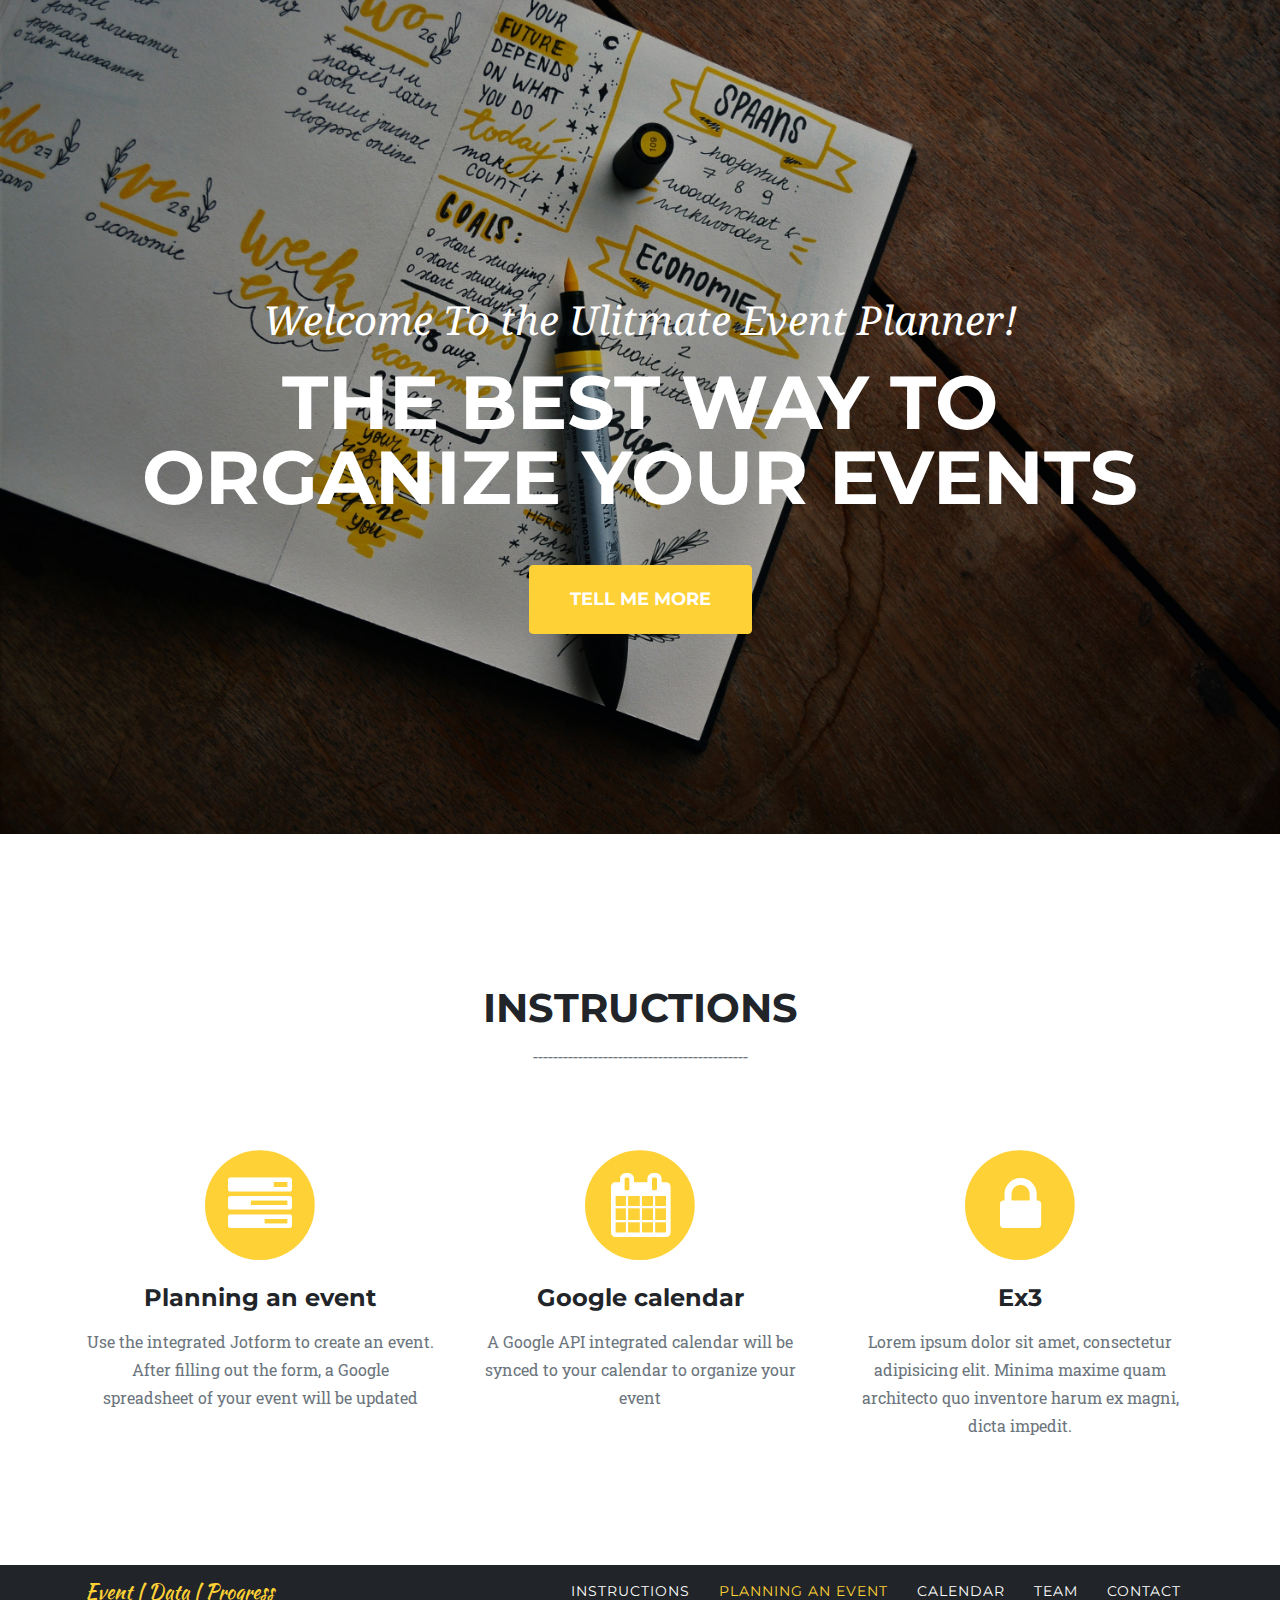
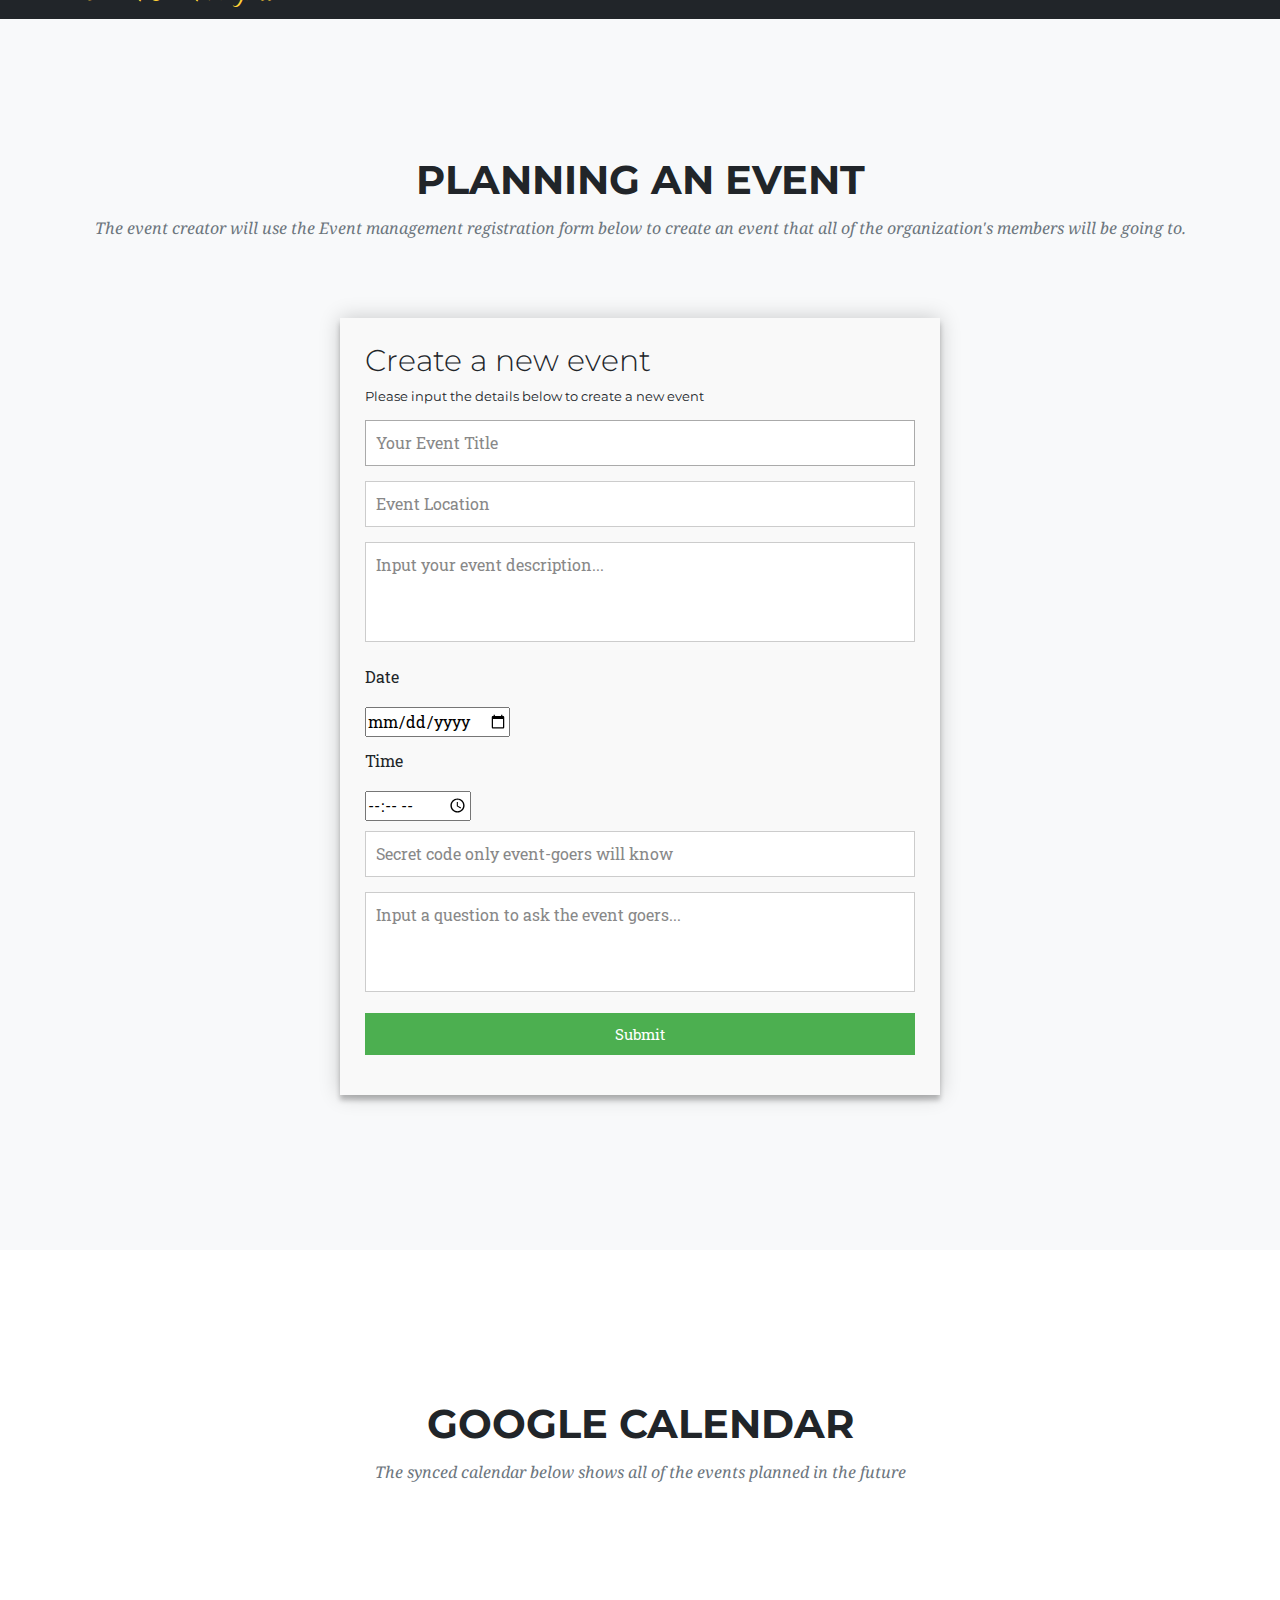
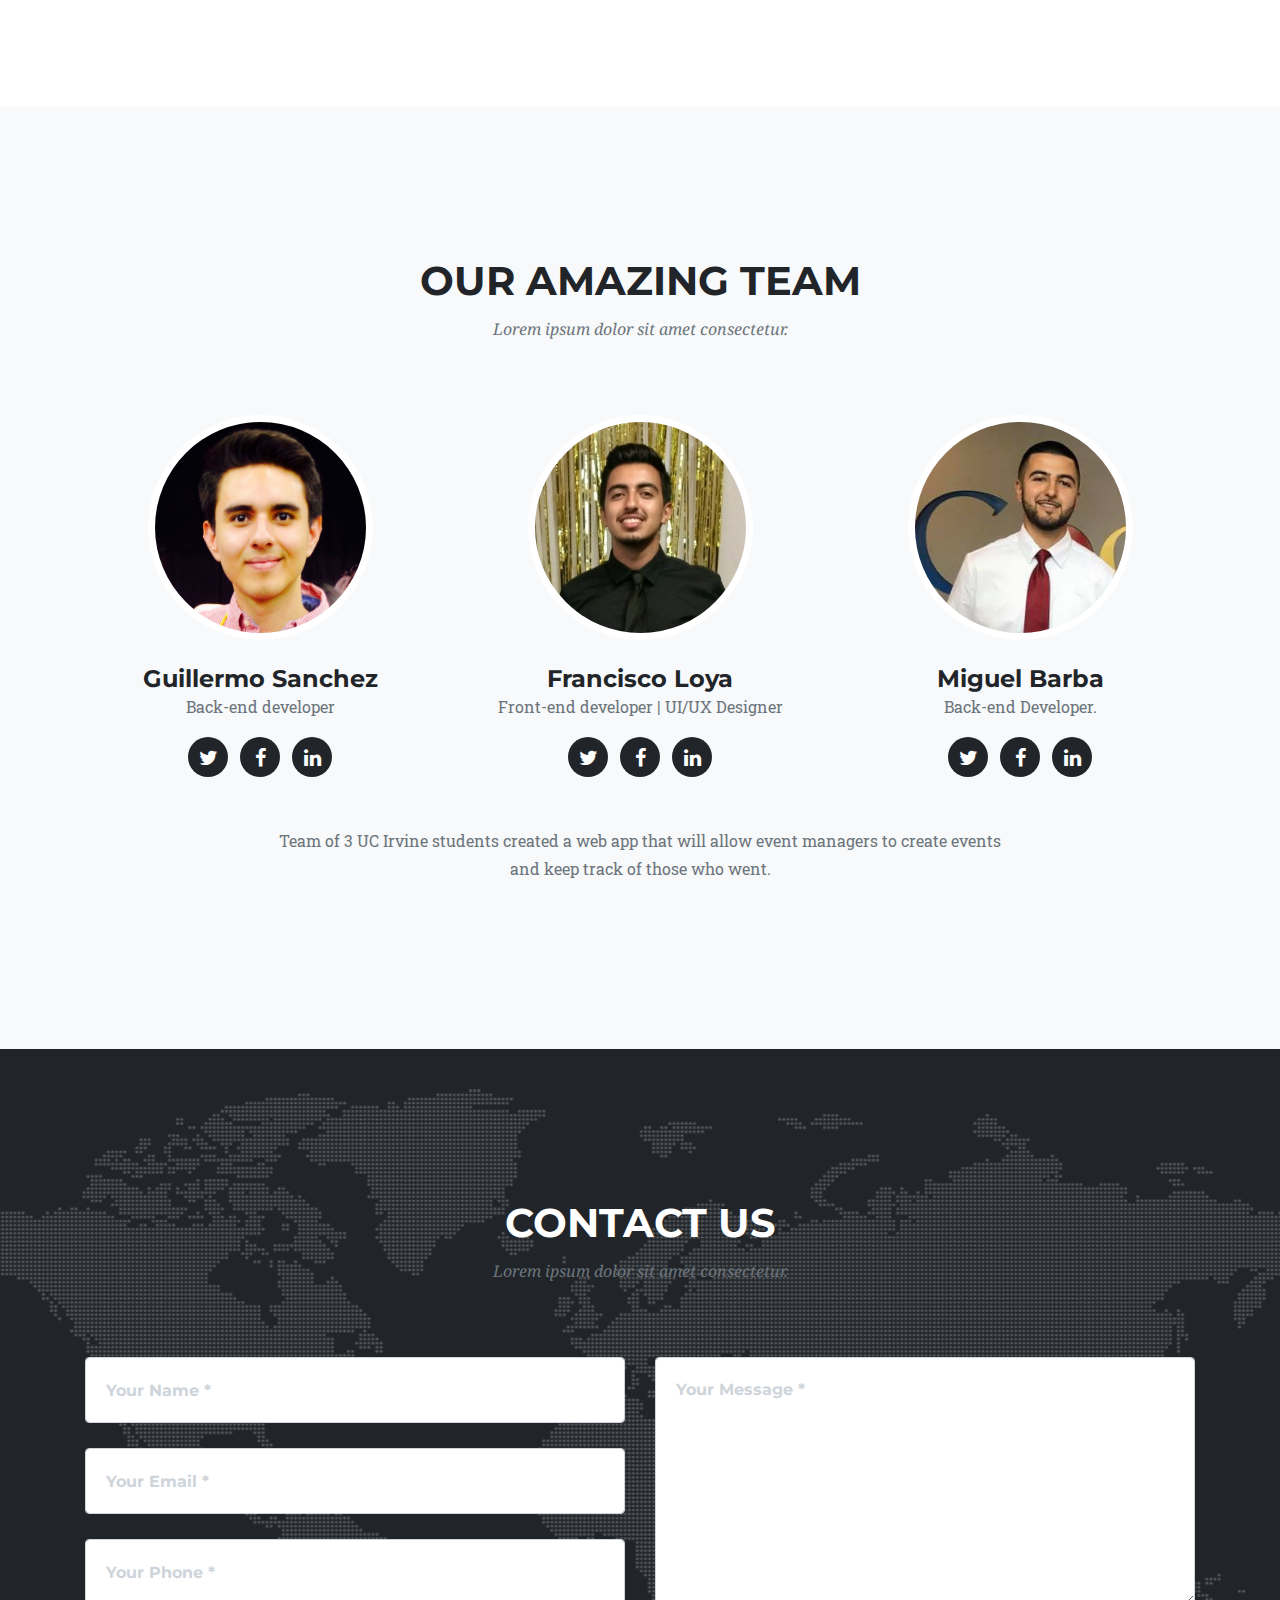
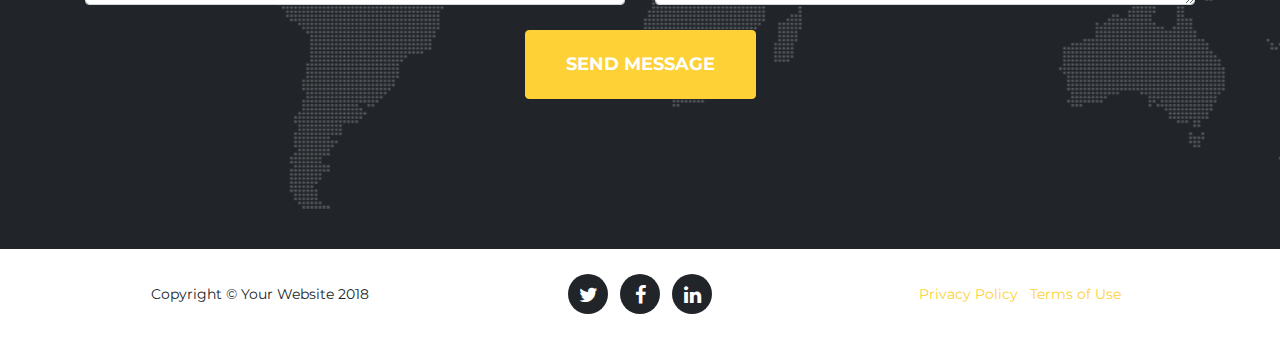
<file: index.html>
<!DOCTYPE html>
<html lang="en">

  <head>

    <meta charset="utf-8">
    <meta name="viewport" content="width=device-width, initial-scale=1, shrink-to-fit=no">
    <meta name="description" content="">
    <meta name="author" content="">

    <title>Simplified Event Planner</title>

    <!-- Bootstrap core CSS -->
    <link href="vendor/bootstrap/css/bootstrap.min.css" rel="stylesheet">

    <!-- Custom fonts for this template -->
    <link href="vendor/font-awesome/css/font-awesome.min.css" rel="stylesheet" type="text/css">
    <link href="https://fonts.googleapis.com/css?family=Montserrat:400,700" rel="stylesheet" type="text/css">
    <link href='https://fonts.googleapis.com/css?family=Kaushan+Script' rel='stylesheet' type='text/css'>
    <link href='https://fonts.googleapis.com/css?family=Droid+Serif:400,700,400italic,700italic' rel='stylesheet' type='text/css'>
    <link href='https://fonts.googleapis.com/css?family=Roboto+Slab:400,100,300,700' rel='stylesheet' type='text/css'>

    <!-- Custom styles for this template -->
    <link href="css/agency.min.css" rel="stylesheet">

  </head>

  <body id="page-top">

    <!-- Navigation -->
    <nav class="navbar navbar-expand-lg navbar-dark fixed-top" id="mainNav">
      <div class="container">
        <a class="navbar-brand js-scroll-trigger" href="#page-top">Event | Data |  Progress</a>
        <button class="navbar-toggler navbar-toggler-right" type="button" data-toggle="collapse" data-target="#navbarResponsive" aria-controls="navbarResponsive" aria-expanded="false" aria-label="Toggle navigation">
          Menu
          <i class="fa fa-bars"></i>
        </button>
        <div class="collapse navbar-collapse" id="navbarResponsive">
          <ul class="navbar-nav text-uppercase ml-auto">
            <li class="nav-item">
              <a class="nav-link js-scroll-trigger" href="#instructions">Instructions</a>
            </li>
            <li class="nav-item">
              <a class="nav-link js-scroll-trigger" href="#portfolio">Planning an Event</a>
            </li>
            <li class="nav-item">
              <a class="nav-link js-scroll-trigger" href="#calendar">Calendar</a>
            </li>
            <li class="nav-item">
              <a class="nav-link js-scroll-trigger" href="#team">Team</a>
            </li>
            <li class="nav-item">
              <a class="nav-link js-scroll-trigger" href="#contact">Contact</a>
            </li>
          </ul>
        </div>
      </div>
    </nav>

    <!-- Header -->
    <header class="masthead">
      <div class="container">
        <div class="intro-text">
          <div class="intro-lead-in">Welcome To the Ulitmate Event Planner!</div>
          <div class="intro-heading text-uppercase">The best way to organize your events</div>
          <a class="btn btn-primary btn-xl text-uppercase js-scroll-trigger" href="#instructions">Tell Me More</a>
        </div>
      </div>
    </header>

    <!-- Instructions -->
    <section id="instructions">
      <div class="container">
        <div class="row">
          <div class="col-lg-12 text-center">
            <h2 class="section-heading text-uppercase">Instructions</h2>
            <h3 class="section-subheading text-muted">-------------------------------------------</h3>
          </div>
        </div>
        <div class="row text-center">
          
          <div class="col-md-4">

            <span class="fa-stack fa-4x">
              <i class="fa fa-circle fa-stack-2x text-primary"></i>
              <i class="fa fa-tasks fa-stack-1x fa-inverse"></i>
            </span>
            <h4 class="service-heading">Planning an event</h4>
            <p class="text-muted">Use the integrated Jotform to create an event. After filling out the form, a Google spreadsheet of your event will be updated</p>
          </div>
          <div class="col-md-4">
            <span class="fa-stack fa-4x">
              <i class="fa fa-circle fa-stack-2x text-primary"></i>
              <i class="fa fa-calendar fa-stack-1x fa-inverse"></i>
            </span>
            <h4 class="service-heading">Google calendar</h4>
            <p class="text-muted">A Google API integrated calendar will be synced to your calendar to organize your event</p>
          </div>
          <div class="col-md-4">
            <span class="fa-stack fa-4x">
              <i class="fa fa-circle fa-stack-2x text-primary"></i>
              <i class="fa fa-lock fa-stack-1x fa-inverse"></i>
            </span>
            <h4 class="service-heading">Ex3</h4>
            <p class="text-muted">Lorem ipsum dolor sit amet, consectetur adipisicing elit. Minima maxime quam architecto quo inventore harum ex magni, dicta impedit.</p>
          </div>
        </div>
      </div>
    </section>

    <section class="bg-light" id="portfolio">
      <div class="container">
    <!-- Planning Event -->
        <div class="row">
          <div class="col-lg-12 text-center">
            <h2 class="section-heading text-uppercase">Planning an event</h2>
            <h3 class="section-subheading text-muted">The event creator will use the Event management registration form below to create an event that all of the organization's members will be going to.</h3>
          </div>
        </div>
        <div class="row">
          <div class="col-lg-12">
          <div class="formcontainer">  
            <form id="new_event" action="" method="post">
              <h3>Create a new event</h3>
              <h4>Please input the details below to create a new event</h4>
              <fieldset>
                <input placeholder="Your Event Title" name="title" type="text" required autofocus>
              </fieldset>
              <fieldset>
                <input placeholder="Event Location" name = "location" type = "text"  required>
              </fieldset>
              <fieldset>
                <textarea name = "description" placeholder="Input your event description..." tabindex="1" required></textarea>
              </fieldset>
              <fieldset>
                <p>Date</p>
                <input name = "date" type="date" tabindex="1" required> 
              </fieldset>
              <fieldset>
                <p>Time</p>
                <input name = "time" type="time" tabindex="1" required>
              </fieldset>

              <fieldset>
                <input name = "secret_code" placeholder = "Secret code only event-goers will know" type="text" required>
              </fieldset>

              <fieldset>
                <textarea name = "event_question" placeholder="Input a question to ask the event goers..." required></textarea>
              </fieldset>

              <fieldset>
                <button name="submit" type="submit" id="newevent-submit" data-submit="...Sending">Submit</button>
              </fieldset>
            </form>
          </div>
          </div>

        </div>
      </div>
    </section>

    <!-- Calendar -->
    <section id="calendar">
      <div class="container">
        <div class="row">
          <div class="col-lg-12 text-center">
            <h2 class="section-heading text-uppercase">Google Calendar</h2>
            <h3 class="section-subheading text-muted">The synced calendar below shows all of the events planned in the future</h3>
          </div>
        </div>
        <div class="row">

          <!--INSERT CONTENT HERE-->
        </div>
      </div>
    </section>

    <!-- Team -->
    <section class="bg-light" id="team">
      <div class="container">
        <div class="row">
          <div class="col-lg-12 text-center">
            <h2 class="section-heading text-uppercase">Our Amazing Team</h2>
            <h3 class="section-subheading text-muted">Lorem ipsum dolor sit amet consectetur.</h3>
          </div>
        </div>
        <div class="row">
          <div class="col-sm-4">
            <div class="team-member">
              <img class="mx-auto rounded-circle" src="img/team/Guillermo.jpg" alt="">
              <h4>Guillermo Sanchez</h4>
              <p class="text-muted">Back-end developer</p>
              <ul class="list-inline social-buttons">
                <li class="list-inline-item">
                  <a href="#">
                    <i class="fa fa-twitter"></i>
                  </a>
                </li>
                <li class="list-inline-item">
                  <a href="#">
                    <i class="fa fa-facebook"></i>
                  </a>
                </li>
                <li class="list-inline-item">
                  <a href="#">
                    <i class="fa fa-linkedin"></i>
                  </a>
                </li>
              </ul>
            </div>
          </div>
          <div class="col-sm-4">
            <div class="team-member">
              <img class="mx-auto rounded-circle" src="img/team/Francisco.jpg" alt="">
              <h4>Francisco Loya</h4>
              <p class="text-muted">Front-end developer | UI/UX Designer</p>
              <ul class="list-inline social-buttons">
                <li class="list-inline-item">
                  <a href="#">
                    <i class="fa fa-twitter"></i>
                  </a>
                </li>
                <li class="list-inline-item">
                  <a href="#">
                    <i class="fa fa-facebook"></i>
                  </a>
                </li>
                <li class="list-inline-item">
                  <a href="#">
                    <i class="fa fa-linkedin"></i>
                  </a>
                </li>
              </ul>
            </div>
          </div>
          <div class="col-sm-4">
            <div class="team-member">
              <img class="mx-auto rounded-circle" src="img/team/Miguel.jpg" alt="">
              <h4>Miguel Barba</h4>
              <p class="text-muted">Back-end Developer.</p>
              <ul class="list-inline social-buttons">
                <li class="list-inline-item">
                  <a href="#">
                    <i class="fa fa-twitter"></i>
                  </a>
                </li>
                <li class="list-inline-item">
                  <a href="#">
                    <i class="fa fa-facebook"></i>
                  </a>
                </li>
                <li class="list-inline-item">
                  <a href="#">
                    <i class="fa fa-linkedin"></i>
                  </a>
                </li>
              </ul>
            </div>
          </div>
        </div>
        <div class="row">
          <div class="col-lg-8 mx-auto text-center">
            <p class="large text-muted">Team of 3 UC Irvine students created a web app that will allow event managers to create events and keep track of those who went.</p>
          </div>
        </div>
      </div>
    </section>


    <!-- Contact -->
    <section id="contact">
      <div class="container">
        <div class="row">
          <div class="col-lg-12 text-center">
            <h2 class="section-heading text-uppercase">Contact Us</h2>
            <h3 class="section-subheading text-muted">Lorem ipsum dolor sit amet consectetur.</h3>
          </div>
        </div>
        <div class="row">
          <div class="col-lg-12">
            <form id="contactForm" name="sentMessage" novalidate>
              <div class="row">
                <div class="col-md-6">
                  <div class="form-group">
                    <input class="form-control" id="name" type="text" placeholder="Your Name *" required data-validation-required-message="Please enter your name.">
                    <p class="help-block text-danger"></p>
                  </div>
                  <div class="form-group">
                    <input class="form-control" id="email" type="email" placeholder="Your Email *" required data-validation-required-message="Please enter your email address.">
                    <p class="help-block text-danger"></p>
                  </div>
                  <div class="form-group">
                    <input class="form-control" id="phone" type="tel" placeholder="Your Phone *" required data-validation-required-message="Please enter your phone number.">
                    <p class="help-block text-danger"></p>
                  </div>
                </div>
                <div class="col-md-6">
                  <div class="form-group">
                    <textarea class="form-control" id="message" placeholder="Your Message *" required data-validation-required-message="Please enter a message."></textarea>
                    <p class="help-block text-danger"></p>
                  </div>
                </div>
                <div class="clearfix"></div>
                <div class="col-lg-12 text-center">
                  <div id="success"></div>
                  <button id="sendMessageButton" class="btn btn-primary btn-xl text-uppercase" type="submit">Send Message</button>
                </div>
              </div>
            </form>
          </div>
        </div>
      </div>
    </section>

    <!-- Footer -->
    <footer>
      <div class="container">
        <div class="row">
          <div class="col-md-4">
            <span class="copyright">Copyright &copy; Your Website 2018</span>
          </div>
          <div class="col-md-4">
            <ul class="list-inline social-buttons">
              <li class="list-inline-item">
                <a href="#">
                  <i class="fa fa-twitter"></i>
                </a>
              </li>
              <li class="list-inline-item">
                <a href="#">
                  <i class="fa fa-facebook"></i>
                </a>
              </li>
              <li class="list-inline-item">
                <a href="#">
                  <i class="fa fa-linkedin"></i>
                </a>
              </li>
            </ul>
          </div>
          <div class="col-md-4">
            <ul class="list-inline quicklinks">
              <li class="list-inline-item">
                <a href="#">Privacy Policy</a>
              </li>
              <li class="list-inline-item">
                <a href="#">Terms of Use</a>
              </li>
            </ul>
          </div>
        </div>
      </div>
    </footer>

    <!-- Bootstrap core JavaScript -->
    <script src="vendor/jquery/jquery.min.js"></script>
    <script src="vendor/bootstrap/js/bootstrap.bundle.min.js"></script>

    <!-- Plugin JavaScript -->
    <script src="vendor/jquery-easing/jquery.easing.min.js"></script>

    <!-- Contact form JavaScript -->
    <script src="js/jqBootstrapValidation.js"></script>
    <script src="js/contact_me.js"></script>

    <!-- Custom scripts for this template -->
    <script src="js/agency.min.js"></script>

  </body>

</html>
</file>
<file: css/agency.min.css>
@import url(https://fonts.googleapis.com/css?family=Roboto:400,300,600,400italic);
* {
  margin: 0;
  padding: 0;
  box-sizing: border-box;
  -webkit-box-sizing: border-box;
  -moz-box-sizing: border-box;
  -webkit-font-smoothing: antialiased;
  -moz-font-smoothing: antialiased;
  -o-font-smoothing: antialiased;
  font-smoothing: antialiased;
  text-rendering: optimizeLegibility;
}

#new_event {
  background: #F9F9F9;
  padding: 25px;
  margin: 5px 0;
  box-shadow: 0 0 20px 0 rgba(0, 0, 0, 0.2), 0 5px 5px 0 rgba(0, 0, 0, 0.24);
}

#new_event h3 {
  display: block;
  font-size: 30px;
  font-weight: 300;
  margin-bottom: 10px;
}

#new_event h4 {
  margin: 5px 0 15px;
  display: block;
  font-size: 13px;
  font-weight: 400;
}




.formcontainer {
  max-width: 600px;
  width: 100%;
  margin: 0 auto;
  position: relative;
}
fieldset {
  border: medium none !important;
  margin: 0 0 10px;
  min-width: 100%;
  padding: 0;
  width: 100%;
}

#new_event input[type="text"],
#new_event input[type="email"],
#new_event input[type="tel"],
#new_event input[type="url"],
#new_event textarea {
  width: 100%;
  border: 1px solid #ccc;
  background: #FFF;
  margin: 0 0 5px;
  padding: 10px;
}

#new_event input[type="text"]:hover,
#new_event input[type="email"]:hover,
#new_event input[type="tel"]:hover,
#new_event input[type="url"]:hover,
#new_event textarea:hover {
  -webkit-transition: border-color 0.3s ease-in-out;
  -moz-transition: border-color 0.3s ease-in-out;
  transition: border-color 0.3s ease-in-out;
  border: 1px solid #aaa;
}

#new_event textarea {
  height: 100px;
  max-width: 100%;
  resize: none;
}

#new_event button[type="submit"] {
  cursor: pointer;
  width: 100%;
  border: none;
  background: #4CAF50;
  color: #FFF;
  margin: 0 0 5px;
  padding: 10px;
  font-size: 15px;
}

#new_event button[type="submit"]:hover {
  background: #43A047;
  -webkit-transition: background 0.3s ease-in-out;
  -moz-transition: background 0.3s ease-in-out;
  transition: background-color 0.3s ease-in-out;
}

#new_event button[type="submit"]:active {
  box-shadow: inset 0 1px 3px rgba(0, 0, 0, 0.5);
}

#new_event input:focus,
#new_event textarea:focus {
  outline: 0;
  border: 1px solid #aaa;
}

::-webkit-input-placeholder {
  color: #888;
}

:-moz-placeholder {
  color: #888;
}

::-moz-placeholder {
  color: #888;
}

:-ms-input-placeholder {
  color: #888;
}


.event-create-success{
    text-align: center;
    margin: 5px;
    color: #47DA1F;
}




body{overflow-x:hidden;font-family:'Roboto Slab','Helvetica Neue',Helvetica,Arial,sans-serif}p{line-height:1.75}a{color:#fed136}a:hover{color:#fec503}.text-primary{color:#fed136!important}h1,h2,h3,h4,h5,h6{font-weight:700;font-family:Montserrat,'Helvetica Neue',Helvetica,Arial,sans-serif}section{padding:100px 0}section h2.section-heading{font-size:40px;margin-top:0;margin-bottom:15px}section h3.section-subheading{font-size:16px;font-weight:400;font-style:italic;margin-bottom:75px;text-transform:none;font-family:'Droid Serif','Helvetica Neue',Helvetica,Arial,sans-serif}@media (min-width:768px){section{padding:150px 0}}.btn{font-family:Montserrat,'Helvetica Neue',Helvetica,Arial,sans-serif;font-weight:700}.btn-xl{font-size:18px;padding:20px 40px}.btn-primary{background-color:#fed136;border-color:#fed136}.btn-primary:active,.btn-primary:focus,.btn-primary:hover{background-color:#fec810!important;border-color:#fec810!important;color:#fff}.btn-primary:active,.btn-primary:focus{box-shadow:0 0 0 .2rem rgba(254,209,55,.5)!important}::-moz-selection{background:#fed136;text-shadow:none}::selection{background:#fed136;text-shadow:none}img::selection{background:0 0}img::-moz-selection{background:0 0}#mainNav{background-color:#212529}#mainNav .navbar-toggler{font-size:12px;right:0;padding:13px;text-transform:uppercase;color:#fff;border:0;background-color:#fed136;font-family:Montserrat,'Helvetica Neue',Helvetica,Arial,sans-serif}#mainNav .navbar-brand{color:#fed136;font-family:'Kaushan Script','Helvetica Neue',Helvetica,Arial,cursive}#mainNav .navbar-brand.active,#mainNav .navbar-brand:active,#mainNav .navbar-brand:focus,#mainNav .navbar-brand:hover{color:#fec503}#mainNav .navbar-nav .nav-item .nav-link{font-size:90%;font-weight:400;padding:.75em 0;letter-spacing:1px;color:#fff;font-family:Montserrat,'Helvetica Neue',Helvetica,Arial,sans-serif}#mainNav .navbar-nav .nav-item .nav-link.active,#mainNav .navbar-nav .nav-item .nav-link:hover{color:#fed136}@media (min-width:992px){#mainNav{padding-top:25px;padding-bottom:25px;-webkit-transition:padding-top .3s,padding-bottom .3s;-moz-transition:padding-top .3s,padding-bottom .3s;transition:padding-top .3s,padding-bottom .3s;border:none;background-color:transparent}#mainNav .navbar-brand{font-size:1.75em;-webkit-transition:all .3s;-moz-transition:all .3s;transition:all .3s}#mainNav .navbar-nav .nav-item .nav-link{padding:1.1em 1em!important}#mainNav.navbar-shrink{padding-top:0;padding-bottom:0;background-color:#212529}#mainNav.navbar-shrink .navbar-brand{font-size:1.25em;padding:12px 0}}
header.masthead{text-align:center;color:#fff;background-image: url("../img/event_background1.jpg");background-repeat:no-repeat;background-attachment:scroll;background-position:center center;-webkit-background-size:cover;-moz-background-size:cover;-o-background-size:cover;background-size:cover}header.masthead .member{text-align:center;color:#fff;background-image: url("../img/Group_gather-bg.jpg");background-repeat:no-repeat;background-attachment:scroll;background-position:center center;-webkit-background-size:cover;-moz-background-size:cover;-o-background-size:cover;background-size:cover}header.masthead .intro-text{padding-top:150px;padding-bottom:100px}header.masthead .intro-text .intro-lead-in{font-size:22px;font-style:italic;line-height:22px;margin-bottom:25px;font-family:'Droid Serif','Helvetica Neue',Helvetica,Arial,sans-serif}header.masthead .intro-text .intro-heading{font-size:50px;font-weight:700;line-height:50px;margin-bottom:25px;font-family:Montserrat,'Helvetica Neue',Helvetica,Arial,sans-serif}@media (min-width:768px){header.masthead .intro-text{padding-top:300px;padding-bottom:200px}header.masthead .intro-text .intro-lead-in{font-size:40px;font-style:italic;line-height:40px;margin-bottom:25px;font-family:'Droid Serif','Helvetica Neue',Helvetica,Arial,sans-serif}header.masthead .intro-text .intro-heading{font-size:75px;font-weight:700;line-height:75px;margin-bottom:50px;font-family:Montserrat,'Helvetica Neue',Helvetica,Arial,sans-serif}}.service-heading{margin:15px 0;text-transform:none}#portfolio .portfolio-item{right:0;margin:0 0 15px}#portfolio .portfolio-item .portfolio-link{position:relative;display:block;max-width:400px;margin:0 auto;cursor:pointer}#portfolio .portfolio-item .portfolio-link .portfolio-hover{position:absolute;width:100%;height:100%;-webkit-transition:all ease .5s;-moz-transition:all ease .5s;transition:all ease .5s;opacity:0;background:rgba(254,209,54,.9)}#portfolio .portfolio-item .portfolio-link .portfolio-hover:hover{opacity:1}#portfolio .portfolio-item .portfolio-link .portfolio-hover .portfolio-hover-content{font-size:20px;position:absolute;top:50%;width:100%;height:20px;margin-top:-12px;text-align:center;color:#fff}#portfolio .portfolio-item .portfolio-link .portfolio-hover .portfolio-hover-content i{margin-top:-12px}#portfolio .portfolio-item .portfolio-link .portfolio-hover .portfolio-hover-content h3,#portfolio .portfolio-item .portfolio-link .portfolio-hover .portfolio-hover-content h4{margin:0}#portfolio .portfolio-item .portfolio-caption{max-width:400px;margin:0 auto;padding:25px;text-align:center;background-color:#fff}#portfolio .portfolio-item .portfolio-caption h4{margin:0;text-transform:none}#portfolio .portfolio-item .portfolio-caption p{font-size:16px;font-style:italic;margin:0;font-family:'Droid Serif','Helvetica Neue',Helvetica,Arial,sans-serif}#portfolio *{z-index:2}@media (min-width:767px){#portfolio .portfolio-item{margin:0 0 30px}}.portfolio-modal{padding-right:0!important}.portfolio-modal .modal-dialog{margin:1rem;max-width:100vw}.portfolio-modal .modal-content{padding:100px 0;text-align:center}.portfolio-modal .modal-content h2{font-size:3em;margin-bottom:15px}.portfolio-modal .modal-content p{margin-bottom:30px}.portfolio-modal .modal-content p.item-intro{font-size:16px;font-style:italic;margin:20px 0 30px;font-family:'Droid Serif','Helvetica Neue',Helvetica,Arial,sans-serif}.portfolio-modal .modal-content ul.list-inline{margin-top:0;margin-bottom:30px}.portfolio-modal .modal-content img{margin-bottom:30px}.portfolio-modal .modal-content button{cursor:pointer}.portfolio-modal .close-modal{position:absolute;top:25px;right:25px;width:75px;height:75px;cursor:pointer;background-color:transparent}.portfolio-modal .close-modal:hover{opacity:.3}.portfolio-modal .close-modal .lr{z-index:1051;width:1px;height:75px;margin-left:35px;-webkit-transform:rotate(45deg);-ms-transform:rotate(45deg);transform:rotate(45deg);background-color:#212529}.portfolio-modal .close-modal .lr .rl{z-index:1052;width:1px;height:75px;-webkit-transform:rotate(90deg);-ms-transform:rotate(90deg);transform:rotate(90deg);background-color:#212529}.timeline{position:relative;padding:0;list-style:none}.timeline:before{position:absolute;top:0;bottom:0;left:40px;width:2px;margin-left:-1.5px;content:'';background-color:#e9ecef}.timeline>li{position:relative;min-height:50px;margin-bottom:50px}.timeline>li:after,.timeline>li:before{display:table;content:' '}.timeline>li:after{clear:both}.timeline>li .timeline-panel{position:relative;float:right;width:100%;padding:0 20px 0 100px;text-align:left}.timeline>li .timeline-panel:before{right:auto;left:-15px;border-right-width:15px;border-left-width:0}.timeline>li .timeline-panel:after{right:auto;left:-14px;border-right-width:14px;border-left-width:0}.timeline>li .timeline-image{position:absolute;z-index:100;left:0;width:80px;height:80px;margin-left:0;text-align:center;color:#fff;border:7px solid #e9ecef;border-radius:100%;background-color:#fed136}.timeline>li .timeline-image h4{font-size:10px;line-height:14px;margin-top:12px}.timeline>li.timeline-inverted>.timeline-panel{float:right;padding:0 20px 0 100px;text-align:left}.timeline>li.timeline-inverted>.timeline-panel:before{right:auto;left:-15px;border-right-width:15px;border-left-width:0}.timeline>li.timeline-inverted>.timeline-panel:after{right:auto;left:-14px;border-right-width:14px;border-left-width:0}.timeline>li:last-child{margin-bottom:0}.timeline .timeline-heading h4{margin-top:0;color:inherit}.timeline .timeline-heading h4.subheading{text-transform:none}.timeline .timeline-body>p,.timeline .timeline-body>ul{margin-bottom:0}@media (min-width:768px){.timeline:before{left:50%}.timeline>li{min-height:100px;margin-bottom:100px}.timeline>li .timeline-panel{float:left;width:41%;padding:0 20px 20px 30px;text-align:right}.timeline>li .timeline-image{left:50%;width:100px;height:100px;margin-left:-50px}.timeline>li .timeline-image h4{font-size:13px;line-height:18px;margin-top:16px}.timeline>li.timeline-inverted>.timeline-panel{float:right;padding:0 30px 20px 20px;text-align:left}}@media (min-width:992px){.timeline>li{min-height:150px}.timeline>li .timeline-panel{padding:0 20px 20px}.timeline>li .timeline-image{width:150px;height:150px;margin-left:-75px}.timeline>li .timeline-image h4{font-size:18px;line-height:26px;margin-top:30px}.timeline>li.timeline-inverted>.timeline-panel{padding:0 20px 20px}}@media (min-width:1200px){.timeline>li{min-height:170px}.timeline>li .timeline-panel{padding:0 20px 20px 100px}.timeline>li .timeline-image{width:170px;height:170px;margin-left:-85px}.timeline>li .timeline-image h4{margin-top:40px}.timeline>li.timeline-inverted>.timeline-panel{padding:0 100px 20px 20px}}.team-member{margin-bottom:50px;text-align:center}.team-member img{width:225px;height:225px;border:7px solid #fff}.team-member h4{margin-top:25px;margin-bottom:0;text-transform:none}.team-member p{margin-top:0}section#contact{background-color:#212529;background-image:url(../img/map-image.png);background-repeat:no-repeat;background-position:center}section#contact .section-heading{color:#fff}section#contact .form-group{margin-bottom:25px}section#contact .form-group input,section#contact .form-group textarea{padding:20px}section#contact .form-group input.form-control{height:auto}section#contact .form-group textarea.form-control{height:248px}section#contact .form-control:focus{border-color:#fed136;box-shadow:none}section#contact ::-webkit-input-placeholder{font-weight:700;color:#ced4da;font-family:Montserrat,'Helvetica Neue',Helvetica,Arial,sans-serif}section#contact :-moz-placeholder{font-weight:700;color:#ced4da;font-family:Montserrat,'Helvetica Neue',Helvetica,Arial,sans-serif}section#contact ::-moz-placeholder{font-weight:700;color:#ced4da;font-family:Montserrat,'Helvetica Neue',Helvetica,Arial,sans-serif}section#contact :-ms-input-placeholder{font-weight:700;color:#ced4da;font-family:Montserrat,'Helvetica Neue',Helvetica,Arial,sans-serif}footer{padding:25px 0;text-align:center}footer span.copyright{font-size:90%;line-height:40px;text-transform:none;font-family:Montserrat,'Helvetica Neue',Helvetica,Arial,sans-serif}footer ul.quicklinks{font-size:90%;line-height:40px;margin-bottom:0;text-transform:none;font-family:Montserrat,'Helvetica Neue',Helvetica,Arial,sans-serif}ul.social-buttons{margin-bottom:0}ul.social-buttons li a{font-size:20px;line-height:40px;display:block;width:40px;height:40px;-webkit-transition:all .3s;-moz-transition:all .3s;transition:all .3s;color:#fff;border-radius:100%;outline:0;background-color:#212529}ul.social-buttons li a:active,ul.social-buttons li a:focus,ul.social-buttons li a:hover{background-color:#fed136}
</file>
